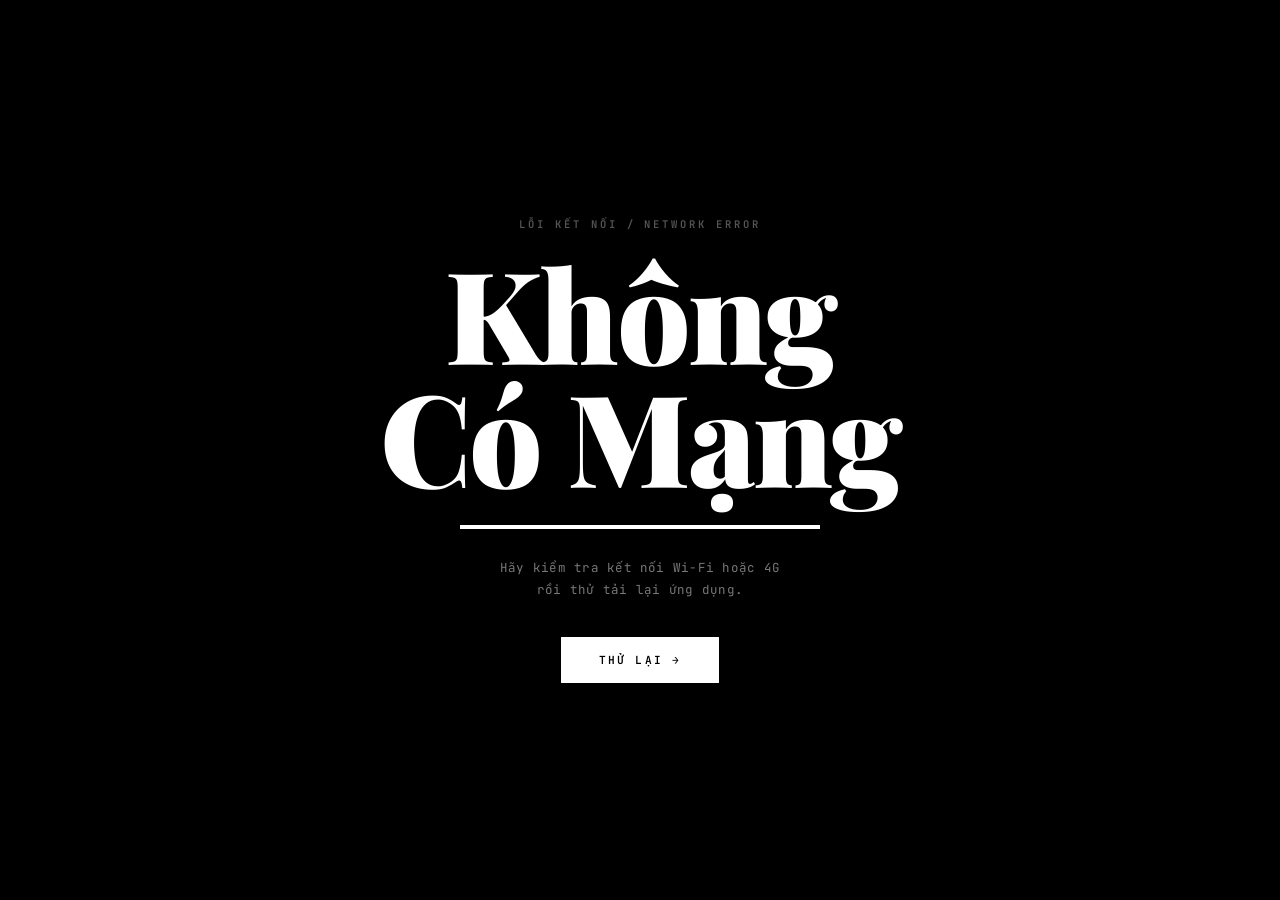
<file: Server/Flask_Web/templates/offline.html>
<!DOCTYPE html>
<html lang="vi">
<head>
    <meta charset="UTF-8">
    <meta name="viewport" content="width=device-width, initial-scale=1.0">
    <title>SmartSac — Offline</title>
    <link rel="preconnect" href="https://fonts.googleapis.com">
    <link rel="stylesheet" href="https://fonts.googleapis.com/css2?family=Playfair+Display:wght@900&family=JetBrains+Mono:wght@400;600&display=swap">
    <style>
        *, *::before, *::after { box-sizing: border-box; margin: 0; padding: 0; }

        body {
            background: #000;
            color: #fff;
            font-family: 'JetBrains Mono', monospace;
            min-height: 100vh;
            display: flex;
            flex-direction: column;
            align-items: center;
            justify-content: center;
            padding: 40px 24px;
            text-align: center;
        }

        .offline-brand {
            position: fixed;
            top: 20px;
            left: 24px;
            font-size: 0.75rem;
            font-weight: 600;
            letter-spacing: 0.18em;
            text-transform: uppercase;
            color: #444;
            text-decoration: none;
        }

        .offline-eyebrow {
            font-size: 0.66rem;
            font-weight: 600;
            letter-spacing: 0.28em;
            text-transform: uppercase;
            color: #555;
            margin-bottom: 20px;
        }

        .offline-title {
            font-family: 'Playfair Display', Georgia, serif;
            font-size: clamp(4rem, 18vw, 8rem);
            font-weight: 900;
            line-height: 0.96;
            letter-spacing: -0.02em;
            color: #fff;
            margin-bottom: 28px;
        }

        .offline-rule {
            border: none;
            border-top: 4px solid #fff;
            width: 100%;
            max-width: 360px;
            margin: 0 auto 28px;
        }

        .offline-msg {
            font-size: 0.78rem;
            font-weight: 400;
            letter-spacing: 0.1em;
            color: #777;
            line-height: 1.75;
            margin-bottom: 36px;
            max-width: 300px;
        }

        .btn {
            font-family: 'JetBrains Mono', monospace;
            font-size: 0.7rem;
            font-weight: 600;
            letter-spacing: 0.18em;
            text-transform: uppercase;
            background: #fff;
            color: #000;
            border: 2px solid #fff;
            padding: 14px 36px;
            cursor: pointer;
            transition: background 0.08s, color 0.08s;
        }
        .btn:hover {
            background: #000;
            color: #fff;
        }
    </style>
</head>
<body>
    <p class="offline-eyebrow">Lỗi kết nối / Network Error</p>
    <h1 class="offline-title">Không<br>Có Mạng</h1>
    <hr class="offline-rule">
    <p class="offline-msg">Hãy kiểm tra kết nối Wi-Fi hoặc 4G<br>rồi thử tải lại ứng dụng.</p>
    <button class="btn" onclick="window.location.reload()">Thử lại →</button>
</body>
</html>
</file>
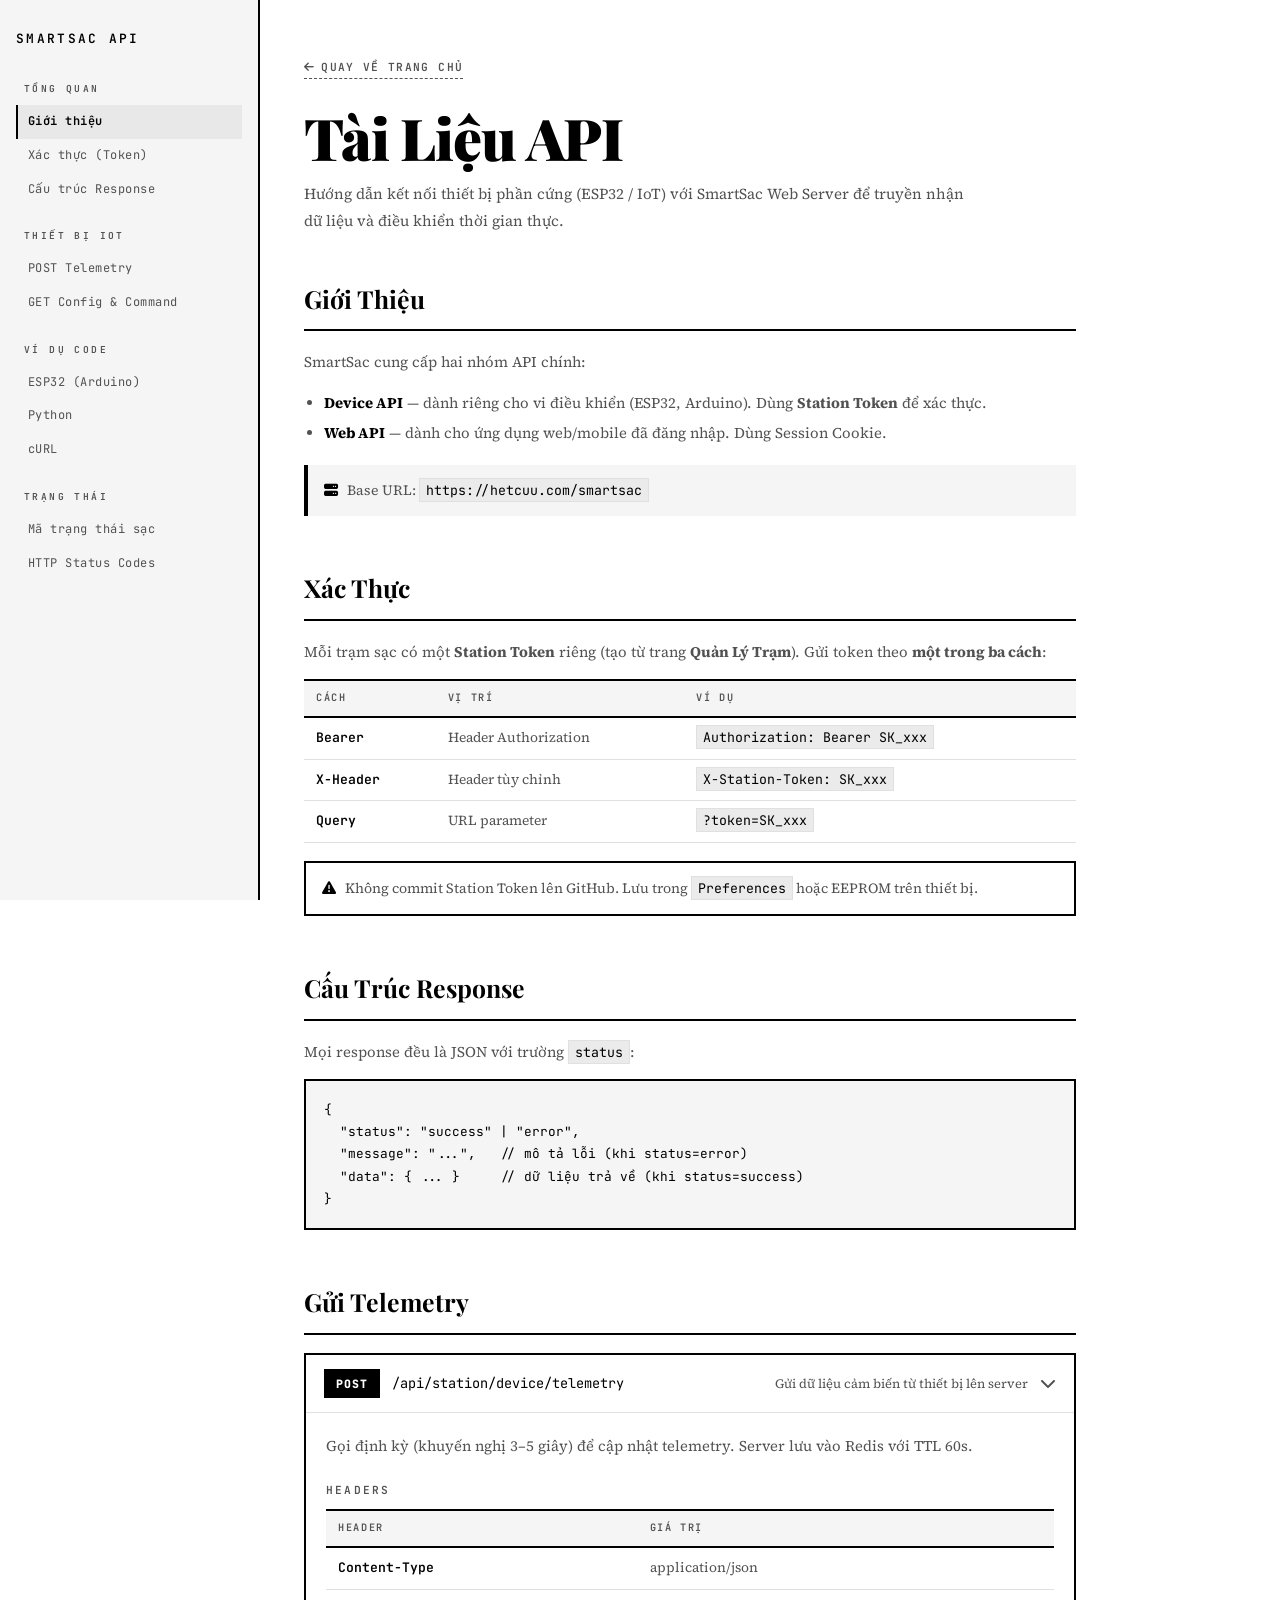
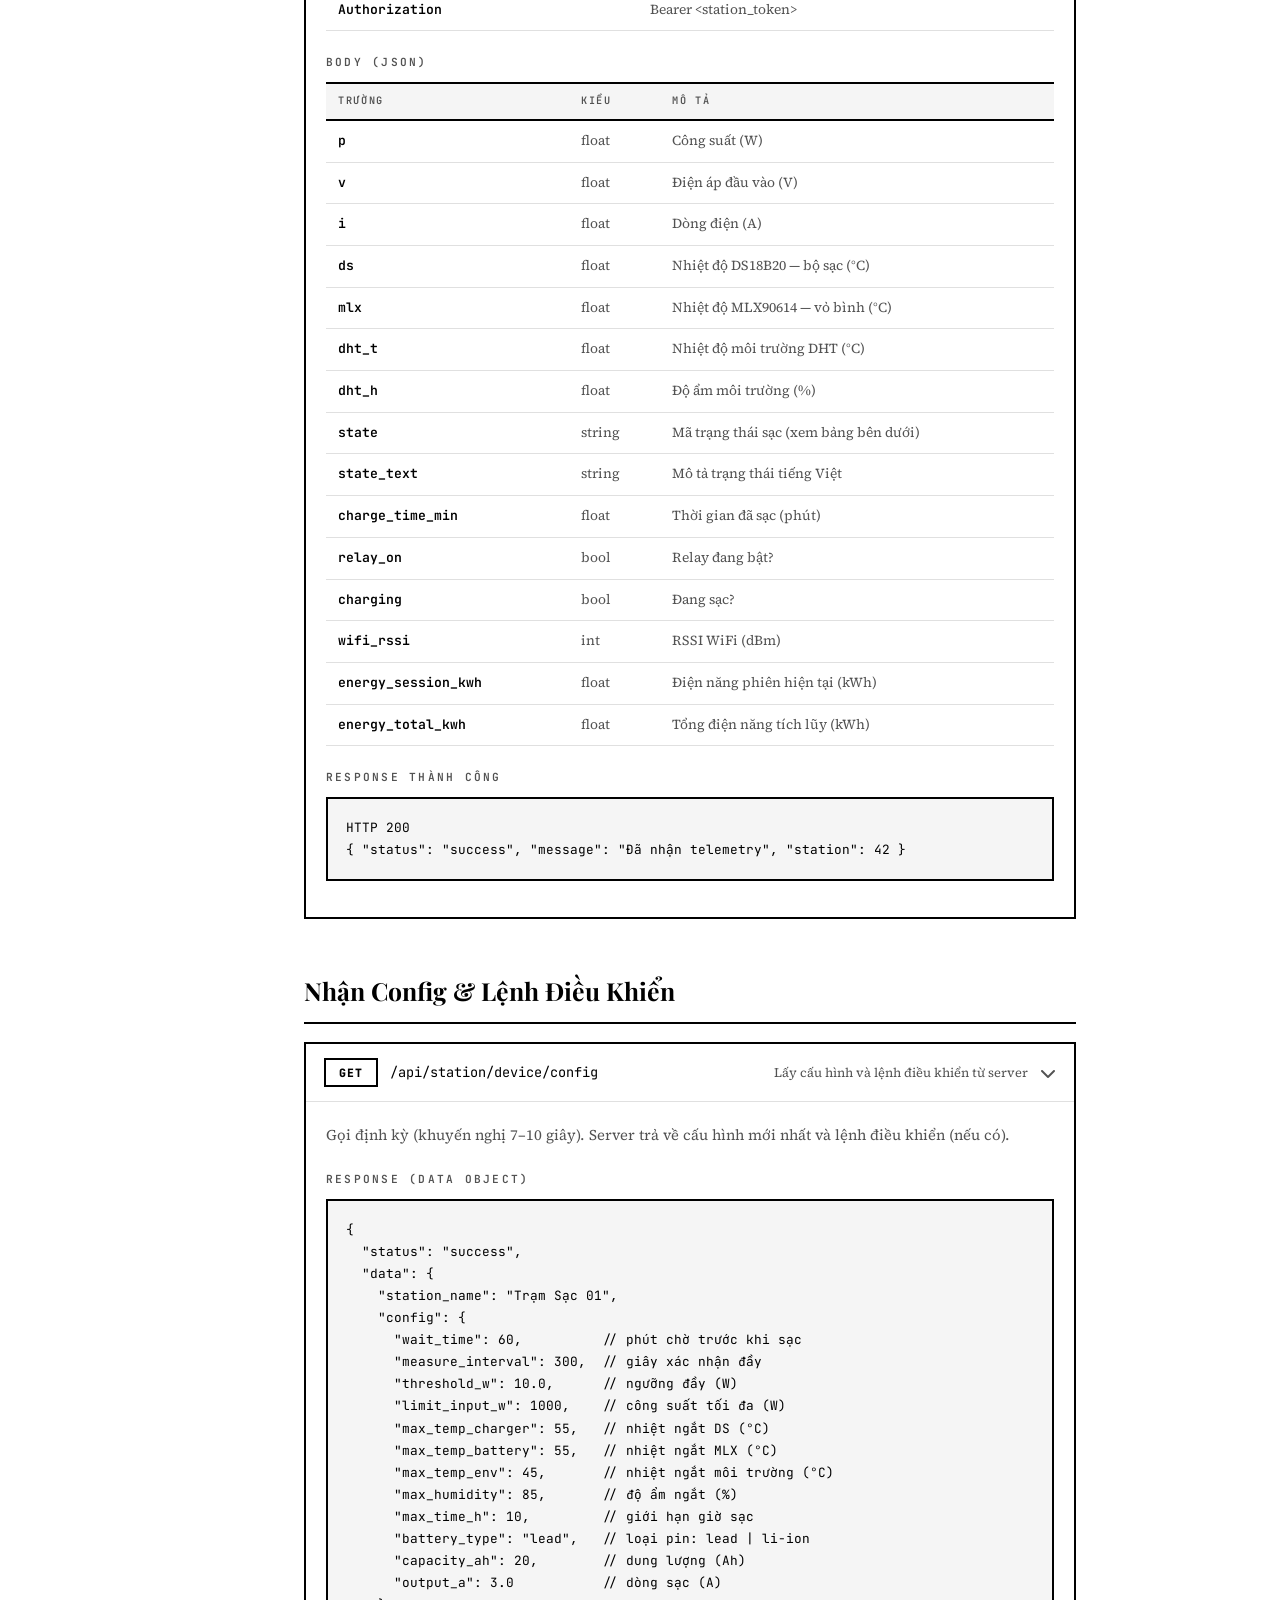
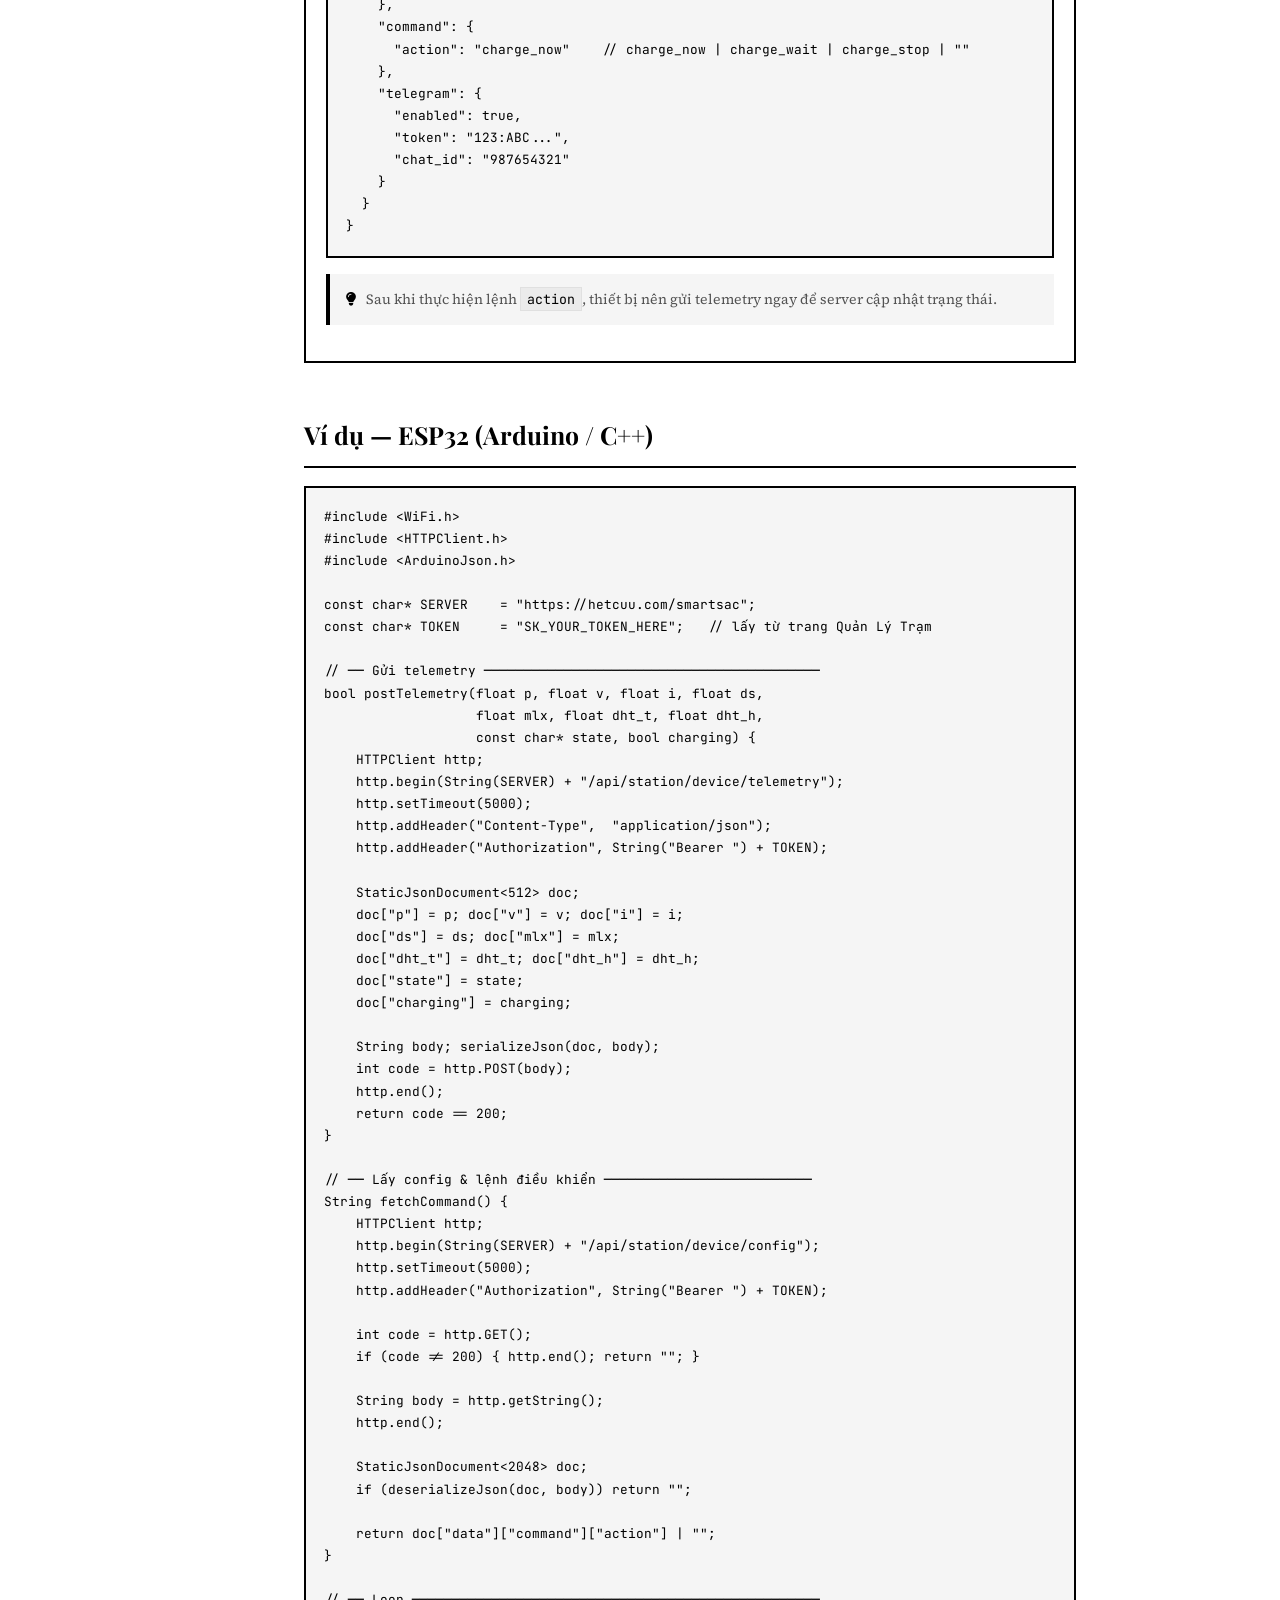
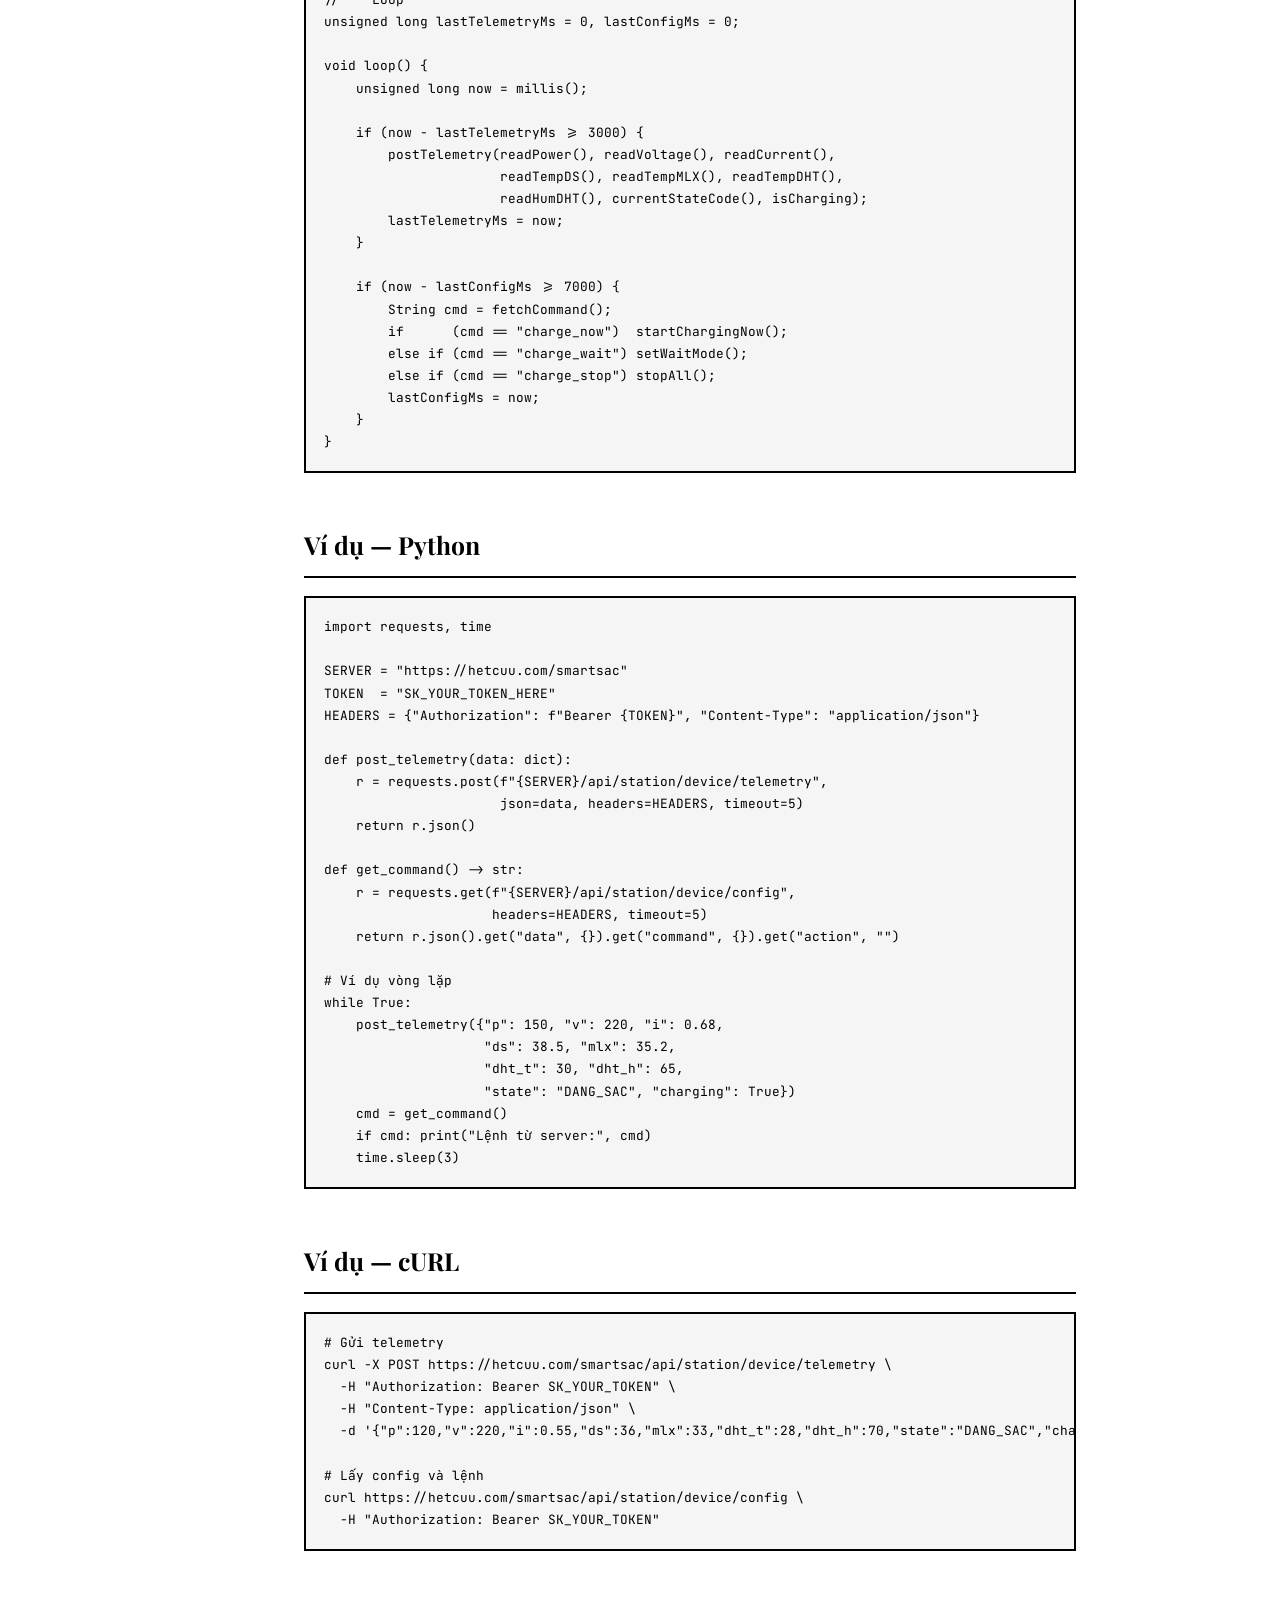
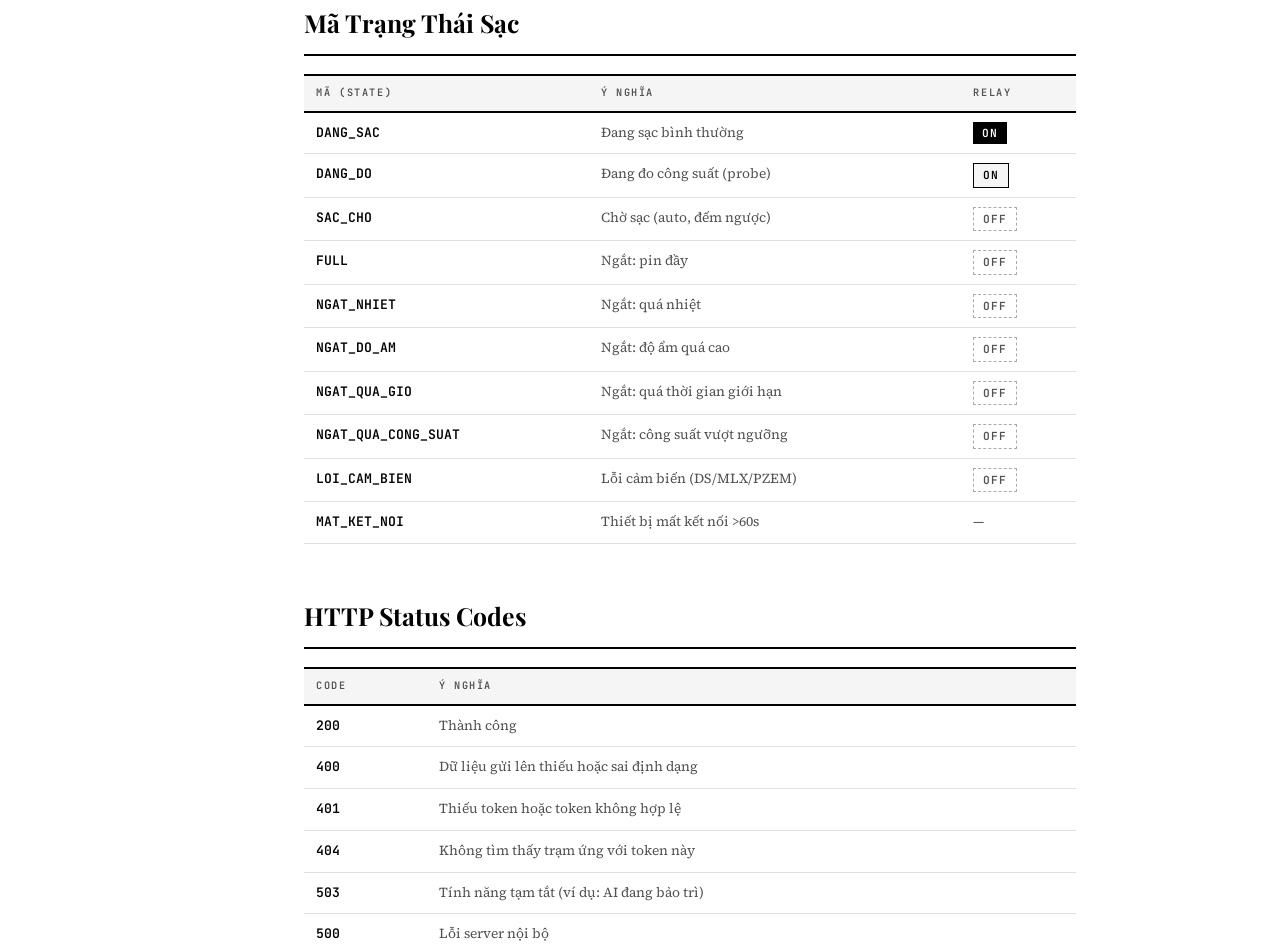
<file: Server/Flask_Web/templates/tailieu_api.html>
<!DOCTYPE html>
<html lang="vi">
<head>
<meta charset="UTF-8">
<meta name="viewport" content="width=device-width,initial-scale=1">
<title>Tài Liệu API — SmartSac</title>
<link rel="canonical" href="https://hetcuu.com/smartsac/tailieu/api">
<meta name="description" content="Tài liệu API công khai của hệ thống SmartSac: gửi telemetry từ vi điều khiển IoT, nhận lệnh điều khiển sạc từ xa, xác thực qua API token.">
<meta property="og:type" content="article">
<meta property="og:url" content="https://hetcuu.com/smartsac/tailieu/api">
<meta property="og:title" content="Tài Liệu API REST — SmartSac">
<meta property="og:description" content="API SmartSac: gửi dữ liệu telemetry từ phần cứng IoT, nhận lệnh điều khiển trạm sạc, quản lý nhiều trạm sạc xe điện qua REST API.">
<meta property="og:site_name" content="SmartSac">
<meta property="og:locale" content="vi_VN">
<!-- JSON-LD Structured Data — GEO -->
<script type="application/ld+json">
{
  "@context": "https://schema.org",
  "@graph": [
    {
      "@type": "TechArticle",
      "@id": "https://hetcuu.com/smartsac/tailieu/api#article",
      "url": "https://hetcuu.com/smartsac/tailieu/api",
      "name": "Tài Liệu API REST — SmartSac",
      "headline": "Tài liệu API SmartSac — Hướng dẫn tích hợp phần cứng IoT sạc xe điện thông minh",
      "description": "Tài liệu API công khai của hệ thống SmartSac: gửi dữ liệu telemetry từ vi điều khiển (nhiệt độ, điện áp, dòng điện, độ ẩm), nhận lệnh điều khiển từ xa (start/wait/stop), xác thực bằng API token.",
      "inLanguage": "vi",
      "datePublished": "2025-09-01",
      "dateModified": "2026-06-20",
      "author": {
        "@type": "Person",
        "name": "Nguyễn Hoàng Minh Trí",
        "url": "https://hetcuu.com/in4"
      },
      "publisher": {
        "@type": "Person",
        "name": "Nguyễn Hoàng Minh Trí",
        "url": "https://hetcuu.com/in4"
      },
      "isPartOf": { "@id": "https://hetcuu.com/smartsac/#website" }
    },
    {
      "@type": "WebSite",
      "@id": "https://hetcuu.com/smartsac/#website",
      "url": "https://hetcuu.com/smartsac/",
      "name": "SmartSac"
    }
  ]
}
</script>
<link rel="preconnect" href="https://fonts.googleapis.com">
<link rel="stylesheet" href="https://fonts.googleapis.com/css2?family=Playfair+Display:wght@700;900&family=JetBrains+Mono:wght@400;600&family=Source+Serif+4:opsz,wght@8..60,400;8..60,600&display=swap">
<link rel="stylesheet" href="https://cdnjs.cloudflare.com/ajax/libs/font-awesome/6.4.0/css/all.min.css">
<style>
*, *::before, *::after { box-sizing: border-box; margin: 0; padding: 0; }

:root {
    --bg:       #ffffff;
    --fg:       #000000;
    --surface:  #f5f5f5;
    --border:   #000000;
    --border-l: #e0e0e0;
    --muted:    #525252;
}

body {
    font-family: 'Source Serif 4', Georgia, serif;
    background: var(--bg);
    color: var(--fg);
    min-height: 100vh;
    line-height: 1.65;
}

a { color: var(--fg); text-decoration: none; }
a:hover { text-decoration: underline; }

.layout { display: flex; min-height: 100vh; }

/* ── Sidebar ── */
.sidebar {
    width: 260px;
    min-width: 260px;
    background: var(--surface);
    border-right: 2px solid var(--border);
    padding: 28px 16px;
    position: sticky;
    top: 0;
    height: 100vh;
    overflow-y: auto;
    flex-shrink: 0;
}

.sidebar-logo {
    font-family: 'JetBrains Mono', monospace;
    font-size: 0.8rem;
    font-weight: 600;
    letter-spacing: 0.18em;
    text-transform: uppercase;
    color: var(--fg);
    margin-bottom: 32px;
    display: flex;
    align-items: center;
    gap: 8px;
}

.sidebar-section {
    font-family: 'JetBrains Mono', monospace;
    font-size: 0.6rem;
    font-weight: 600;
    letter-spacing: 0.25em;
    text-transform: uppercase;
    color: var(--muted);
    margin: 22px 0 8px 8px;
}

.sidebar a {
    display: block;
    padding: 7px 10px;
    border-radius: 0;
    color: var(--muted);
    font-family: 'JetBrains Mono', monospace;
    font-size: 0.75rem;
    letter-spacing: 0.04em;
    transition: background 0.08s, color 0.08s;
    border-left: 2px solid transparent;
}
.sidebar a:hover { background: #ebebeb; color: var(--fg); text-decoration: none; }
.sidebar a.active { color: var(--fg); font-weight: 600; border-left-color: var(--fg); background: #e8e8e8; }

/* ── Main ── */
.main { flex: 1; max-width: 860px; padding: 52px 44px; overflow-y: auto; }

.page-title {
    font-family: 'Playfair Display', Georgia, serif;
    font-size: clamp(2.4rem, 5vw, 3.6rem);
    font-weight: 900;
    letter-spacing: -0.02em;
    line-height: 1.05;
    margin-bottom: 14px;
}

.page-subtitle {
    font-family: 'Source Serif 4', Georgia, serif;
    color: var(--muted);
    font-size: 0.95rem;
    line-height: 1.75;
    margin-bottom: 44px;
    max-width: 680px;
}

h2 {
    font-family: 'Playfair Display', Georgia, serif;
    font-size: 1.55rem;
    font-weight: 700;
    margin: 52px 0 18px;
    padding-bottom: 10px;
    border-bottom: 2px solid var(--border);
}
h2:first-of-type { margin-top: 0; }

h3 {
    font-family: 'JetBrains Mono', monospace;
    font-size: 0.7rem;
    font-weight: 600;
    letter-spacing: 0.2em;
    text-transform: uppercase;
    color: var(--muted);
    margin: 22px 0 10px;
}

p { color: var(--muted); margin-bottom: 14px; font-size: 0.93rem; line-height: 1.75; }

/* ── Endpoint card ── */
.ep-card {
    background: var(--bg);
    border: 2px solid var(--border);
    border-radius: 0;
    margin-bottom: 20px;
    overflow: hidden;
}

.ep-header {
    display: flex;
    align-items: center;
    gap: 12px;
    padding: 14px 18px;
    border-bottom: 1px solid var(--border-l);
    cursor: pointer;
    user-select: none;
    transition: background 0.08s;
}
.ep-header:hover { background: var(--surface); }

.method {
    font-family: 'JetBrains Mono', monospace;
    display: inline-block;
    padding: 3px 10px;
    border-radius: 0;
    font-size: 0.72rem;
    font-weight: 800;
    letter-spacing: 0.08em;
    min-width: 54px;
    text-align: center;
}
.GET  { background: transparent; color: var(--fg); border: 2px solid var(--fg); }
.POST { background: var(--fg);   color: var(--bg); border: 2px solid var(--fg); }

.ep-path {
    font-family: 'JetBrains Mono', monospace;
    font-size: 0.85rem;
    color: var(--fg);
    flex: 1;
}

.ep-desc { font-size: 0.8rem; color: var(--muted); }
.ep-body { padding: 20px; display: none; }
.ep-body.open { display: block; }

/* ── Table ── */
table { width: 100%; border-collapse: collapse; font-size: 0.86rem; margin: 10px 0 18px; }
th {
    text-align: left;
    padding: 9px 12px;
    background: var(--surface);
    color: var(--muted);
    font-family: 'JetBrains Mono', monospace;
    font-size: 0.64rem;
    font-weight: 600;
    text-transform: uppercase;
    letter-spacing: 0.16em;
    border-top: 2px solid var(--border);
    border-bottom: 2px solid var(--border);
}
td { padding: 9px 12px; border-bottom: 1px solid var(--border-l); vertical-align: top; color: var(--muted); }
td:first-child { font-family: 'JetBrains Mono', monospace; font-size: 0.82rem; color: var(--fg); font-weight: 600; white-space: nowrap; }

/* ── Code blocks ── */
pre {
    background: var(--surface);
    border: 2px solid var(--border);
    border-radius: 0;
    padding: 18px;
    overflow-x: auto;
    font-size: 0.8rem;
    margin: 10px 0 16px;
}
code { font-family: 'JetBrains Mono', monospace; color: var(--fg); }
.inline-code {
    background: #ebebeb;
    border: 1px solid var(--border-l);
    padding: 2px 6px;
    font-size: 0.83rem;
    font-family: 'JetBrains Mono', monospace;
    color: var(--fg);
}

/* ── Badges ── */
.badge {
    display: inline-flex;
    align-items: center;
    gap: 4px;
    padding: 2px 9px;
    border-radius: 0;
    font-family: 'JetBrains Mono', monospace;
    font-size: 0.7rem;
    font-weight: 600;
    letter-spacing: 0.08em;
}
.badge-green  { background: var(--fg); color: var(--bg); }
.badge-yellow { background: var(--surface); color: var(--fg); border: 1.5px solid var(--border); }
.badge-red    { background: transparent; color: var(--muted); border: 1.5px dashed #aaa; }

/* ── Note / Warning blocks ── */
.note {
    background: var(--surface);
    border-left: 4px solid var(--fg);
    padding: 14px 16px;
    font-size: 0.88rem;
    margin: 16px 0;
    color: var(--muted);
}
.note i { color: var(--fg); margin-right: 6px; }

.warn {
    background: var(--bg);
    border: 2px solid var(--fg);
    padding: 14px 16px;
    font-size: 0.88rem;
    margin: 16px 0;
    color: var(--muted);
}
.warn i { color: var(--fg); margin-right: 6px; }

/* ── Back link ── */
.nav-back {
    display: inline-flex;
    align-items: center;
    gap: 6px;
    margin-bottom: 28px;
    font-family: 'JetBrains Mono', monospace;
    font-size: 0.7rem;
    font-weight: 600;
    letter-spacing: 0.12em;
    text-transform: uppercase;
    color: var(--muted);
    border-bottom: 1px dashed var(--muted);
    padding-bottom: 1px;
    transition: color 0.1s, border-bottom-style 0.1s;
}
.nav-back:hover { color: var(--fg); border-bottom-style: solid; text-decoration: none; }

/* ── Horizontal rule separators ── */
.main > h2 { border-bottom: 2px solid var(--border); }

@media (max-width: 768px) {
    .sidebar { display: none; }
    .main { padding: 28px 18px; }
    .page-title { font-size: 2rem; }
}
</style>
</head>
<body>
<div class="layout">

  <!-- SIDEBAR -->
  <aside class="sidebar">
    <div class="sidebar-logo">SmartSac API</div>

    <div class="sidebar-section">Tổng quan</div>
    <a href="#gioi-thieu" class="active">Giới thiệu</a>
    <a href="#xac-thuc">Xác thực (Token)</a>
    <a href="#response">Cấu trúc Response</a>

    <div class="sidebar-section">Thiết bị IoT</div>
    <a href="#telemetry">POST Telemetry</a>
    <a href="#config">GET Config & Command</a>

    <div class="sidebar-section">Ví dụ code</div>
    <a href="#esp32">ESP32 (Arduino)</a>
    <a href="#python">Python</a>
    <a href="#curl">cURL</a>

    <div class="sidebar-section">Trạng thái</div>
    <a href="#state-codes">Mã trạng thái sạc</a>
    <a href="#http-codes">HTTP Status Codes</a>
  </aside>

  <!-- MAIN -->
  <main class="main">
    <a href="/" class="nav-back"><i class="fa-solid fa-arrow-left"></i> Quay về trang chủ</a>

    <div class="page-title">Tài Liệu API</div>
    <div class="page-subtitle">Hướng dẫn kết nối thiết bị phần cứng (ESP32 / IoT) với SmartSac Web Server để truyền nhận dữ liệu và điều khiển thời gian thực.</div>

    <!-- ═══ GIỚI THIỆU ═══ -->
    <h2 id="gioi-thieu">Giới Thiệu</h2>
    <p>SmartSac cung cấp hai nhóm API chính:</p>
    <ul style="margin:0 0 14px 20px;color:var(--muted);font-size:.93rem;line-height:2">
      <li><b style="color:var(--fg)">Device API</b> — dành riêng cho vi điều khiển (ESP32, Arduino). Dùng <b>Station Token</b> để xác thực.</li>
      <li><b style="color:var(--fg)">Web API</b> — dành cho ứng dụng web/mobile đã đăng nhập. Dùng Session Cookie.</li>
    </ul>
    <div class="note"><i class="fa-solid fa-server"></i> Base URL: <span class="inline-code">https://hetcuu.com/smartsac</span></div>

    <!-- ═══ XÁC THỰC ═══ -->
    <h2 id="xac-thuc">Xác Thực</h2>
    <p>Mỗi trạm sạc có một <b>Station Token</b> riêng (tạo từ trang <b>Quản Lý Trạm</b>). Gửi token theo <b>một trong ba cách</b>:</p>
    <table>
      <tr><th>Cách</th><th>Vị trí</th><th>Ví dụ</th></tr>
      <tr><td>Bearer</td><td>Header Authorization</td><td><span class="inline-code">Authorization: Bearer SK_xxx</span></td></tr>
      <tr><td>X-Header</td><td>Header tùy chỉnh</td><td><span class="inline-code">X-Station-Token: SK_xxx</span></td></tr>
      <tr><td>Query</td><td>URL parameter</td><td><span class="inline-code">?token=SK_xxx</span></td></tr>
    </table>
    <div class="warn"><i class="fa-solid fa-triangle-exclamation"></i> Không commit Station Token lên GitHub. Lưu trong <span class="inline-code">Preferences</span> hoặc EEPROM trên thiết bị.</div>

    <!-- ═══ RESPONSE ═══ -->
    <h2 id="response">Cấu Trúc Response</h2>
    <p>Mọi response đều là JSON với trường <span class="inline-code">status</span>:</p>
    <pre><code>{
  "status": "success" | "error",
  "message": "...",   // mô tả lỗi (khi status=error)
  "data": { ... }     // dữ liệu trả về (khi status=success)
}</code></pre>

    <!-- ═══ TELEMETRY ═══ -->
    <h2 id="telemetry">Gửi Telemetry</h2>

    <div class="ep-card">
      <div class="ep-header" onclick="toggleEp(this)">
        <span class="method POST">POST</span>
        <span class="ep-path">/api/station/device/telemetry</span>
        <span class="ep-desc">Gửi dữ liệu cảm biến từ thiết bị lên server</span>
        <i class="fa-solid fa-chevron-down" style="color:var(--muted);margin-left:auto"></i>
      </div>
      <div class="ep-body open">
        <p>Gọi định kỳ (khuyến nghị 3–5 giây) để cập nhật telemetry. Server lưu vào Redis với TTL 60s.</p>

        <h3>Headers</h3>
        <table>
          <tr><th>Header</th><th>Giá trị</th></tr>
          <tr><td>Content-Type</td><td>application/json</td></tr>
          <tr><td>Authorization</td><td>Bearer &lt;station_token&gt;</td></tr>
        </table>

        <h3>Body (JSON)</h3>
        <table>
          <tr><th>Trường</th><th>Kiểu</th><th>Mô tả</th></tr>
          <tr><td>p</td><td>float</td><td>Công suất (W)</td></tr>
          <tr><td>v</td><td>float</td><td>Điện áp đầu vào (V)</td></tr>
          <tr><td>i</td><td>float</td><td>Dòng điện (A)</td></tr>
          <tr><td>ds</td><td>float</td><td>Nhiệt độ DS18B20 — bộ sạc (°C)</td></tr>
          <tr><td>mlx</td><td>float</td><td>Nhiệt độ MLX90614 — vỏ bình (°C)</td></tr>
          <tr><td>dht_t</td><td>float</td><td>Nhiệt độ môi trường DHT (°C)</td></tr>
          <tr><td>dht_h</td><td>float</td><td>Độ ẩm môi trường (%)</td></tr>
          <tr><td>state</td><td>string</td><td>Mã trạng thái sạc (xem bảng bên dưới)</td></tr>
          <tr><td>state_text</td><td>string</td><td>Mô tả trạng thái tiếng Việt</td></tr>
          <tr><td>charge_time_min</td><td>float</td><td>Thời gian đã sạc (phút)</td></tr>
          <tr><td>relay_on</td><td>bool</td><td>Relay đang bật?</td></tr>
          <tr><td>charging</td><td>bool</td><td>Đang sạc?</td></tr>
          <tr><td>wifi_rssi</td><td>int</td><td>RSSI WiFi (dBm)</td></tr>
          <tr><td>energy_session_kwh</td><td>float</td><td>Điện năng phiên hiện tại (kWh)</td></tr>
          <tr><td>energy_total_kwh</td><td>float</td><td>Tổng điện năng tích lũy (kWh)</td></tr>
        </table>

        <h3>Response thành công</h3>
        <pre><code>HTTP 200
{ "status": "success", "message": "Đã nhận telemetry", "station": 42 }</code></pre>
      </div>
    </div>

    <!-- ═══ CONFIG ═══ -->
    <h2 id="config">Nhận Config & Lệnh Điều Khiển</h2>

    <div class="ep-card">
      <div class="ep-header" onclick="toggleEp(this)">
        <span class="method GET">GET</span>
        <span class="ep-path">/api/station/device/config</span>
        <span class="ep-desc">Lấy cấu hình và lệnh điều khiển từ server</span>
        <i class="fa-solid fa-chevron-down" style="color:var(--muted);margin-left:auto"></i>
      </div>
      <div class="ep-body open">
        <p>Gọi định kỳ (khuyến nghị 7–10 giây). Server trả về cấu hình mới nhất và lệnh điều khiển (nếu có).</p>

        <h3>Response (data object)</h3>
        <pre><code>{
  "status": "success",
  "data": {
    "station_name": "Trạm Sạc 01",
    "config": {
      "wait_time": 60,          // phút chờ trước khi sạc
      "measure_interval": 300,  // giây xác nhận đầy
      "threshold_w": 10.0,      // ngưỡng đầy (W)
      "limit_input_w": 1000,    // công suất tối đa (W)
      "max_temp_charger": 55,   // nhiệt ngắt DS (°C)
      "max_temp_battery": 55,   // nhiệt ngắt MLX (°C)
      "max_temp_env": 45,       // nhiệt ngắt môi trường (°C)
      "max_humidity": 85,       // độ ẩm ngắt (%)
      "max_time_h": 10,         // giới hạn giờ sạc
      "battery_type": "lead",   // loại pin: lead | li-ion
      "capacity_ah": 20,        // dung lượng (Ah)
      "output_a": 3.0           // dòng sạc (A)
    },
    "command": {
      "action": "charge_now"    // charge_now | charge_wait | charge_stop | ""
    },
    "telegram": {
      "enabled": true,
      "token": "123:ABC...",
      "chat_id": "987654321"
    }
  }
}</code></pre>
        <div class="note"><i class="fa-solid fa-lightbulb"></i> Sau khi thực hiện lệnh <span class="inline-code">action</span>, thiết bị nên gửi telemetry ngay để server cập nhật trạng thái.</div>
      </div>
    </div>

    <!-- ═══ ESP32 CODE ═══ -->
    <h2 id="esp32">Ví dụ — ESP32 (Arduino / C++)</h2>
    <pre><code>#include &lt;WiFi.h&gt;
#include &lt;HTTPClient.h&gt;
#include &lt;ArduinoJson.h&gt;

const char* SERVER    = "https://hetcuu.com/smartsac";
const char* TOKEN     = "SK_YOUR_TOKEN_HERE";   // lấy từ trang Quản Lý Trạm

// ── Gửi telemetry ──────────────────────────────────────────
bool postTelemetry(float p, float v, float i, float ds,
                   float mlx, float dht_t, float dht_h,
                   const char* state, bool charging) {
    HTTPClient http;
    http.begin(String(SERVER) + "/api/station/device/telemetry");
    http.setTimeout(5000);
    http.addHeader("Content-Type",  "application/json");
    http.addHeader("Authorization", String("Bearer ") + TOKEN);

    StaticJsonDocument&lt;512&gt; doc;
    doc["p"] = p; doc["v"] = v; doc["i"] = i;
    doc["ds"] = ds; doc["mlx"] = mlx;
    doc["dht_t"] = dht_t; doc["dht_h"] = dht_h;
    doc["state"] = state;
    doc["charging"] = charging;

    String body; serializeJson(doc, body);
    int code = http.POST(body);
    http.end();
    return code == 200;
}

// ── Lấy config & lệnh điều khiển ──────────────────────────
String fetchCommand() {
    HTTPClient http;
    http.begin(String(SERVER) + "/api/station/device/config");
    http.setTimeout(5000);
    http.addHeader("Authorization", String("Bearer ") + TOKEN);

    int code = http.GET();
    if (code != 200) { http.end(); return ""; }

    String body = http.getString();
    http.end();

    StaticJsonDocument&lt;2048&gt; doc;
    if (deserializeJson(doc, body)) return "";

    return doc["data"]["command"]["action"] | "";
}

// ── Loop ───────────────────────────────────────────────────
unsigned long lastTelemetryMs = 0, lastConfigMs = 0;

void loop() {
    unsigned long now = millis();

    if (now - lastTelemetryMs >= 3000) {
        postTelemetry(readPower(), readVoltage(), readCurrent(),
                      readTempDS(), readTempMLX(), readTempDHT(),
                      readHumDHT(), currentStateCode(), isCharging);
        lastTelemetryMs = now;
    }

    if (now - lastConfigMs >= 7000) {
        String cmd = fetchCommand();
        if      (cmd == "charge_now")  startChargingNow();
        else if (cmd == "charge_wait") setWaitMode();
        else if (cmd == "charge_stop") stopAll();
        lastConfigMs = now;
    }
}</code></pre>

    <!-- ═══ PYTHON ═══ -->
    <h2 id="python">Ví dụ — Python</h2>
    <pre><code>import requests, time

SERVER = "https://hetcuu.com/smartsac"
TOKEN  = "SK_YOUR_TOKEN_HERE"
HEADERS = {"Authorization": f"Bearer {TOKEN}", "Content-Type": "application/json"}

def post_telemetry(data: dict):
    r = requests.post(f"{SERVER}/api/station/device/telemetry",
                      json=data, headers=HEADERS, timeout=5)
    return r.json()

def get_command() -> str:
    r = requests.get(f"{SERVER}/api/station/device/config",
                     headers=HEADERS, timeout=5)
    return r.json().get("data", {}).get("command", {}).get("action", "")

# Ví dụ vòng lặp
while True:
    post_telemetry({"p": 150, "v": 220, "i": 0.68,
                    "ds": 38.5, "mlx": 35.2,
                    "dht_t": 30, "dht_h": 65,
                    "state": "DANG_SAC", "charging": True})
    cmd = get_command()
    if cmd: print("Lệnh từ server:", cmd)
    time.sleep(3)
</code></pre>

    <!-- ═══ CURL ═══ -->
    <h2 id="curl">Ví dụ — cURL</h2>
    <pre><code># Gửi telemetry
curl -X POST https://hetcuu.com/smartsac/api/station/device/telemetry \
  -H "Authorization: Bearer SK_YOUR_TOKEN" \
  -H "Content-Type: application/json" \
  -d '{"p":120,"v":220,"i":0.55,"ds":36,"mlx":33,"dht_t":28,"dht_h":70,"state":"DANG_SAC","charging":true}'

# Lấy config và lệnh
curl https://hetcuu.com/smartsac/api/station/device/config \
  -H "Authorization: Bearer SK_YOUR_TOKEN"
</code></pre>

    <!-- ═══ STATE CODES ═══ -->
    <h2 id="state-codes">Mã Trạng Thái Sạc</h2>
    <table>
      <tr><th>Mã (state)</th><th>Ý nghĩa</th><th>Relay</th></tr>
      <tr><td>DANG_SAC</td><td>Đang sạc bình thường</td><td><span class="badge badge-green">ON</span></td></tr>
      <tr><td>DANG_DO</td><td>Đang đo công suất (probe)</td><td><span class="badge badge-yellow">ON</span></td></tr>
      <tr><td>SAC_CHO</td><td>Chờ sạc (auto, đếm ngược)</td><td><span class="badge badge-red">OFF</span></td></tr>
      <tr><td>FULL</td><td>Ngắt: pin đầy</td><td><span class="badge badge-red">OFF</span></td></tr>
      <tr><td>NGAT_NHIET</td><td>Ngắt: quá nhiệt</td><td><span class="badge badge-red">OFF</span></td></tr>
      <tr><td>NGAT_DO_AM</td><td>Ngắt: độ ẩm quá cao</td><td><span class="badge badge-red">OFF</span></td></tr>
      <tr><td>NGAT_QUA_GIO</td><td>Ngắt: quá thời gian giới hạn</td><td><span class="badge badge-red">OFF</span></td></tr>
      <tr><td>NGAT_QUA_CONG_SUAT</td><td>Ngắt: công suất vượt ngưỡng</td><td><span class="badge badge-red">OFF</span></td></tr>
      <tr><td>LOI_CAM_BIEN</td><td>Lỗi cảm biến (DS/MLX/PZEM)</td><td><span class="badge badge-red">OFF</span></td></tr>
      <tr><td>MAT_KET_NOI</td><td>Thiết bị mất kết nối &gt;60s</td><td>—</td></tr>
    </table>

    <!-- ═══ HTTP CODES ═══ -->
    <h2 id="http-codes">HTTP Status Codes</h2>
    <table>
      <tr><th>Code</th><th>Ý nghĩa</th></tr>
      <tr><td>200</td><td>Thành công</td></tr>
      <tr><td>400</td><td>Dữ liệu gửi lên thiếu hoặc sai định dạng</td></tr>
      <tr><td>401</td><td>Thiếu token hoặc token không hợp lệ</td></tr>
      <tr><td>404</td><td>Không tìm thấy trạm ứng với token này</td></tr>
      <tr><td>503</td><td>Tính năng tạm tắt (ví dụ: AI đang bảo trì)</td></tr>
      <tr><td>500</td><td>Lỗi server nội bộ</td></tr>
    </table>

    <div style="height:60px"></div>
  </main>
</div>

<script>
function toggleEp(header) {
    const body = header.nextElementSibling;
    const icon = header.querySelector('i.fa-chevron-down, i.fa-chevron-up');
    const open = body.classList.toggle('open');
    if (icon) {
        icon.className = open ? 'fa-solid fa-chevron-up' : 'fa-solid fa-chevron-down';
        icon.style.color = 'var(--muted)';
        icon.style.marginLeft = 'auto';
    }
}

const sections = document.querySelectorAll('h2[id]');
const links = document.querySelectorAll('.sidebar a[href^="#"]');
const observer = new IntersectionObserver(entries => {
    entries.forEach(e => {
        if (e.isIntersecting) {
            links.forEach(l => l.classList.remove('active'));
            const match = document.querySelector(`.sidebar a[href="#${e.target.id}"]`);
            if (match) match.classList.add('active');
        }
    });
}, { rootMargin: '-30% 0px -60% 0px' });
sections.forEach(s => observer.observe(s));
</script>
</body>
</html>
</file>
